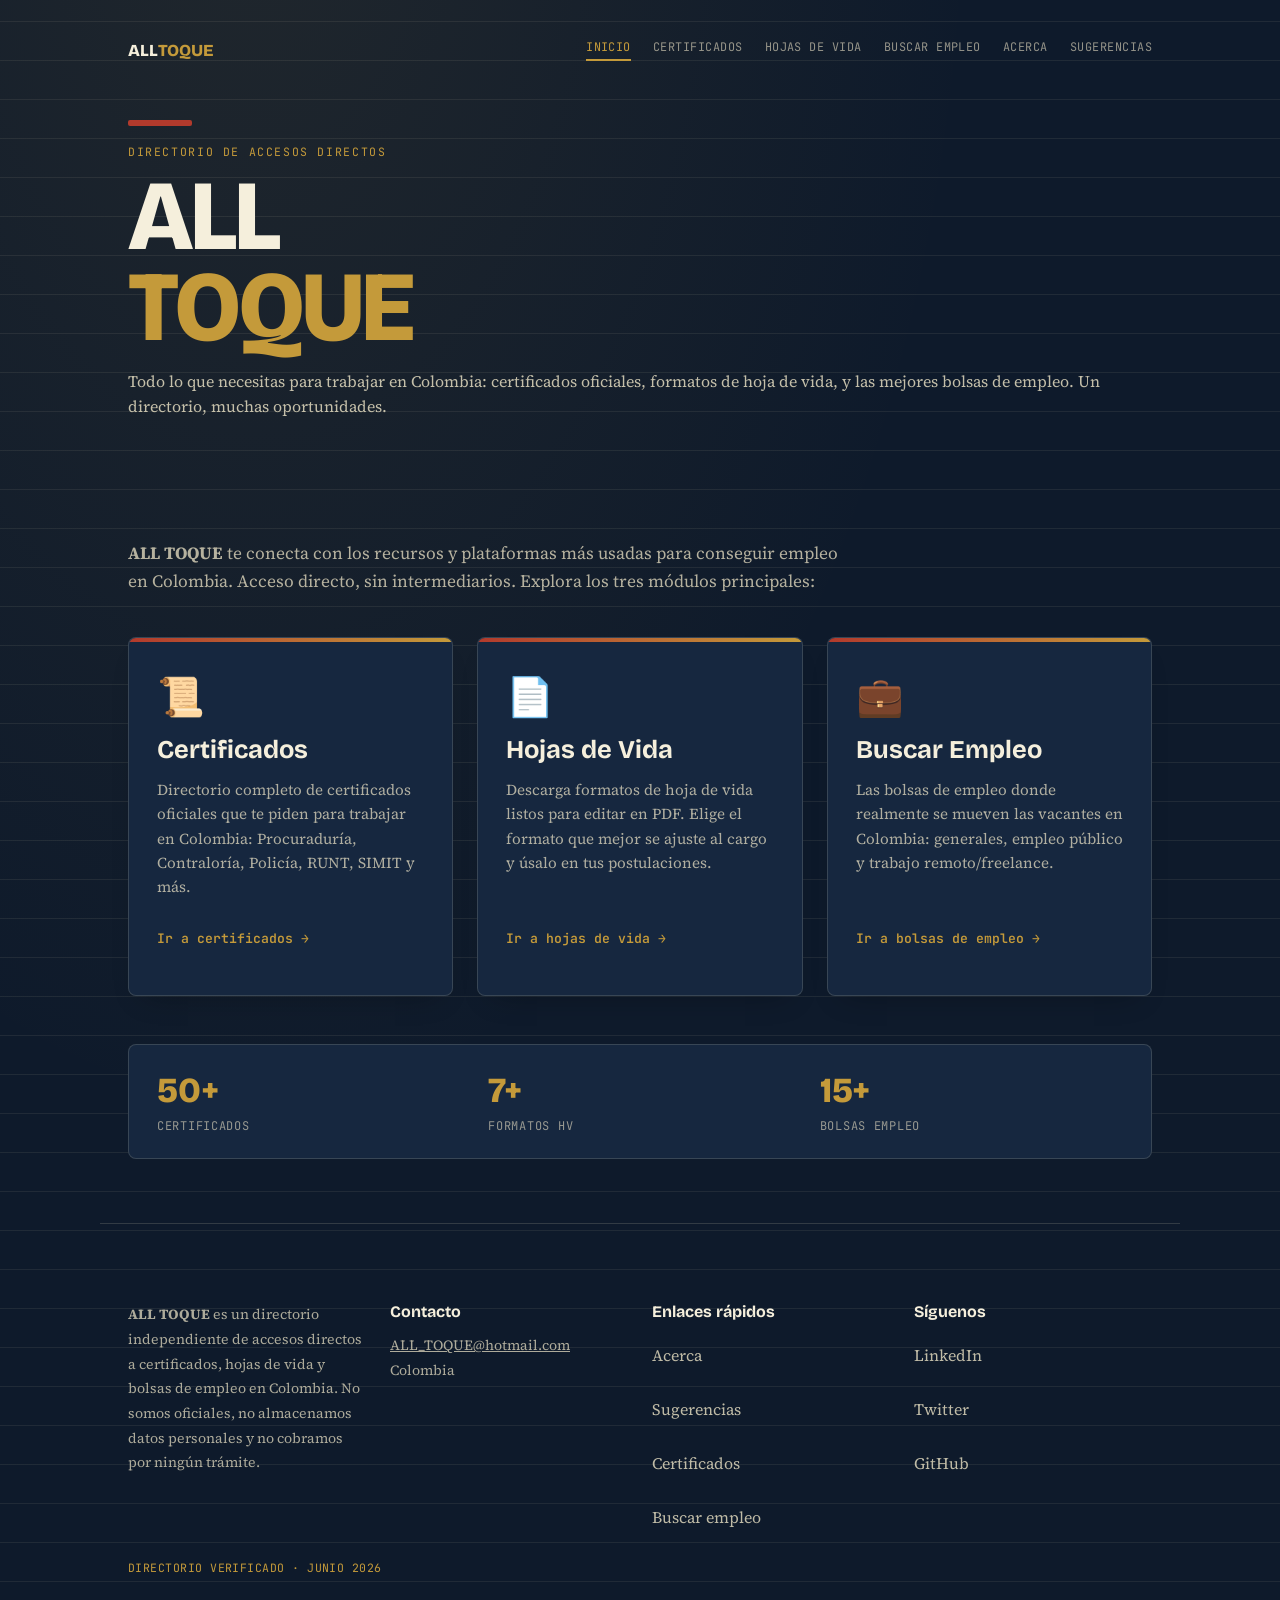
<file: index.html>
<!DOCTYPE html>
<html lang="es">
<head>
<!-- Google Tag Manager -->
<script>(function(w,d,s,l,i){w[l]=w[l]||[];w[l].push({'gtm.start':
new Date().getTime(),event:'gtm.js'});var f=d.getElementsByTagName(s)[0],
j=d.createElement(s),dl=l!='dataLayer'?'&l='+l:'';j.async=true;j.src=
'https://www.googletagmanager.com/gtm.js?id='+i+dl;f.parentNode.insertBefore(j,f);
})(window,document,'script','dataLayer','GTM-MC32MMVL');</script>
<!-- End Google Tag Manager -->
<meta charset="UTF-8">
<meta name="viewport" content="width=device-width, initial-scale=1.0">
<title>ALL TOQUE — HOME</title>
<meta name="description" content="ALL TOQUE: directorio de accesos directos a certificados, hojas de vida, y bolsas de empleo en Colombia. Todo lo que necesitas para trabajar en un solo lugar.">
<link rel="preconnect" href="https://fonts.googleapis.com">
<link rel="preconnect" href="https://fonts.gstatic.com" crossorigin>
<link href="https://fonts.googleapis.com/css2?family=Bricolage+Grotesque:opsz,wght@12..96,400..800&family=JetBrains+Mono:wght@400;500;600&family=Source+Serif+4:opsz,wght@8..60,400;600&display=swap" rel="stylesheet">
<link rel="stylesheet" href="styles/global.css">
<link rel="stylesheet" href="styles/index.css">
</head>
<body>
<div class="desk">

<nav class="topnav">
  <a class="brand-mini" href="./index.html">ALL <em>TOQUE</em></a>
  <div class="nav-actions">
    <button class="nav-toggle" aria-expanded="false" aria-controls="nav-links">☰</button>
  </div>
  <div class="nav-links" id="nav-links">
    <a href="./index.html" class="active">Inicio</a>
    <a href="./certificados.html">Certificados</a>
    <a href="./hojas_de_vida.html">Hojas de vida</a>
    <a href="./Buscar_Empleo.html">Buscar empleo</a>
    <a href="./acerca.html">Acerca</a>
    <a href="./sugerencias.html">Sugerencias</a>
  </div>
</nav>

<header>
  <div class="id-stripe"></div>
  <p class="eyebrow">DIRECTORIO DE ACCESOS DIRECTOS</p>
  <h1 class="title">ALL<br><em>TOQUE</em></h1>
  <p class="tagline">Todo lo que necesitas para trabajar en Colombia: certificados oficiales, formatos de hoja de vida, y las mejores bolsas de empleo. Un directorio, muchas oportunidades.</p>
</header>

<main>
  <p class="dashboard-intro">
    <strong>ALL TOQUE</strong> te conecta con los recursos y plataformas más usadas para conseguir empleo en Colombia. 
    Acceso directo, sin intermediarios. Explora los tres módulos principales:
  </p>

  <div class="modules-grid">
    <div class="module-card">
      <div class="module-icon">📜</div>
      <h2>Certificados</h2>
      <p>Directorio completo de certificados oficiales que te piden para trabajar en Colombia: Procuraduría, Contraloría, Policía, RUNT, SIMIT y más.</p>
      <a href="./certificados.html" class="module-link">Ir a certificados →</a>
    </div>

    <div class="module-card">
      <div class="module-icon">📄</div>
      <h2>Hojas de Vida</h2>
      <p>Descarga formatos de hoja de vida listos para editar en PDF. Elige el formato que mejor se ajuste al cargo y úsalo en tus postulaciones.</p>
      <a href="./hojas_de_vida.html" class="module-link">Ir a hojas de vida →</a>
    </div>

    <div class="module-card">
      <div class="module-icon">💼</div>
      <h2>Buscar Empleo</h2>
      <p>Las bolsas de empleo donde realmente se mueven las vacantes en Colombia: generales, empleo público y trabajo remoto/freelance.</p>
      <a href="./Buscar_Empleo.html" class="module-link">Ir a bolsas de empleo →</a>
    </div>
  </div>

  <div class="stats-bar">
    <div class="stat">
      <div class="stat-number">50+</div>
      <div class="stat-label">Certificados</div>
    </div>
    <div class="stat">
      <div class="stat-number">7+</div>
      <div class="stat-label">Formatos HV</div>
    </div>
    <div class="stat">
      <div class="stat-number">15+</div>
      <div class="stat-label">Bolsas empleo</div>
    </div>
  </div>
</main>

<footer>
  <div class="footer-grid">
    <div class="footer-col">
      <p><strong>ALL TOQUE</strong> es un directorio independiente de accesos directos a certificados, hojas de vida y bolsas de empleo en Colombia. No somos oficiales, no almacenamos datos personales y no cobramos por ningún trámite.</p>
    </div>
    <div class="footer-col">
      <h3>Contacto</h3>
      <p><a href="mailto:ALL_TOQUE@hotmail.com">ALL_TOQUE@hotmail.com</a></p>
      <p>Colombia</p>
    </div>
    <div class="footer-col">
      <h3>Enlaces rápidos</h3>
      <ul class="footer-links">
        <li><a href="./acerca.html">Acerca</a></li>
        <li><a href="./sugerencias.html">Sugerencias</a></li>
        <li><a href="./certificados.html">Certificados</a></li>
        <li><a href="./Buscar_Empleo.html">Buscar empleo</a></li>
      </ul>
    </div>
    <div class="footer-col">
      <h3>Síguenos</h3>
      <ul class="social-links">
        <li><a href="https://www.linkedin.com" target="_blank" rel="noopener noreferrer">LinkedIn</a></li>
        <li><a href="https://twitter.com" target="_blank" rel="noopener noreferrer">Twitter</a></li>
        <li><a href="https://github.com" target="_blank" rel="noopener noreferrer">GitHub</a></li>
      </ul>
    </div>
  </div>
  <p class="stamp-foot">DIRECTORIO VERIFICADO · JUNIO 2026</p>
</footer>
<button class="back-to-top" aria-label="Volver arriba">↑</button>

<script src="scripts/nav.js"></script>
</div>
</body>
</html>
</file>
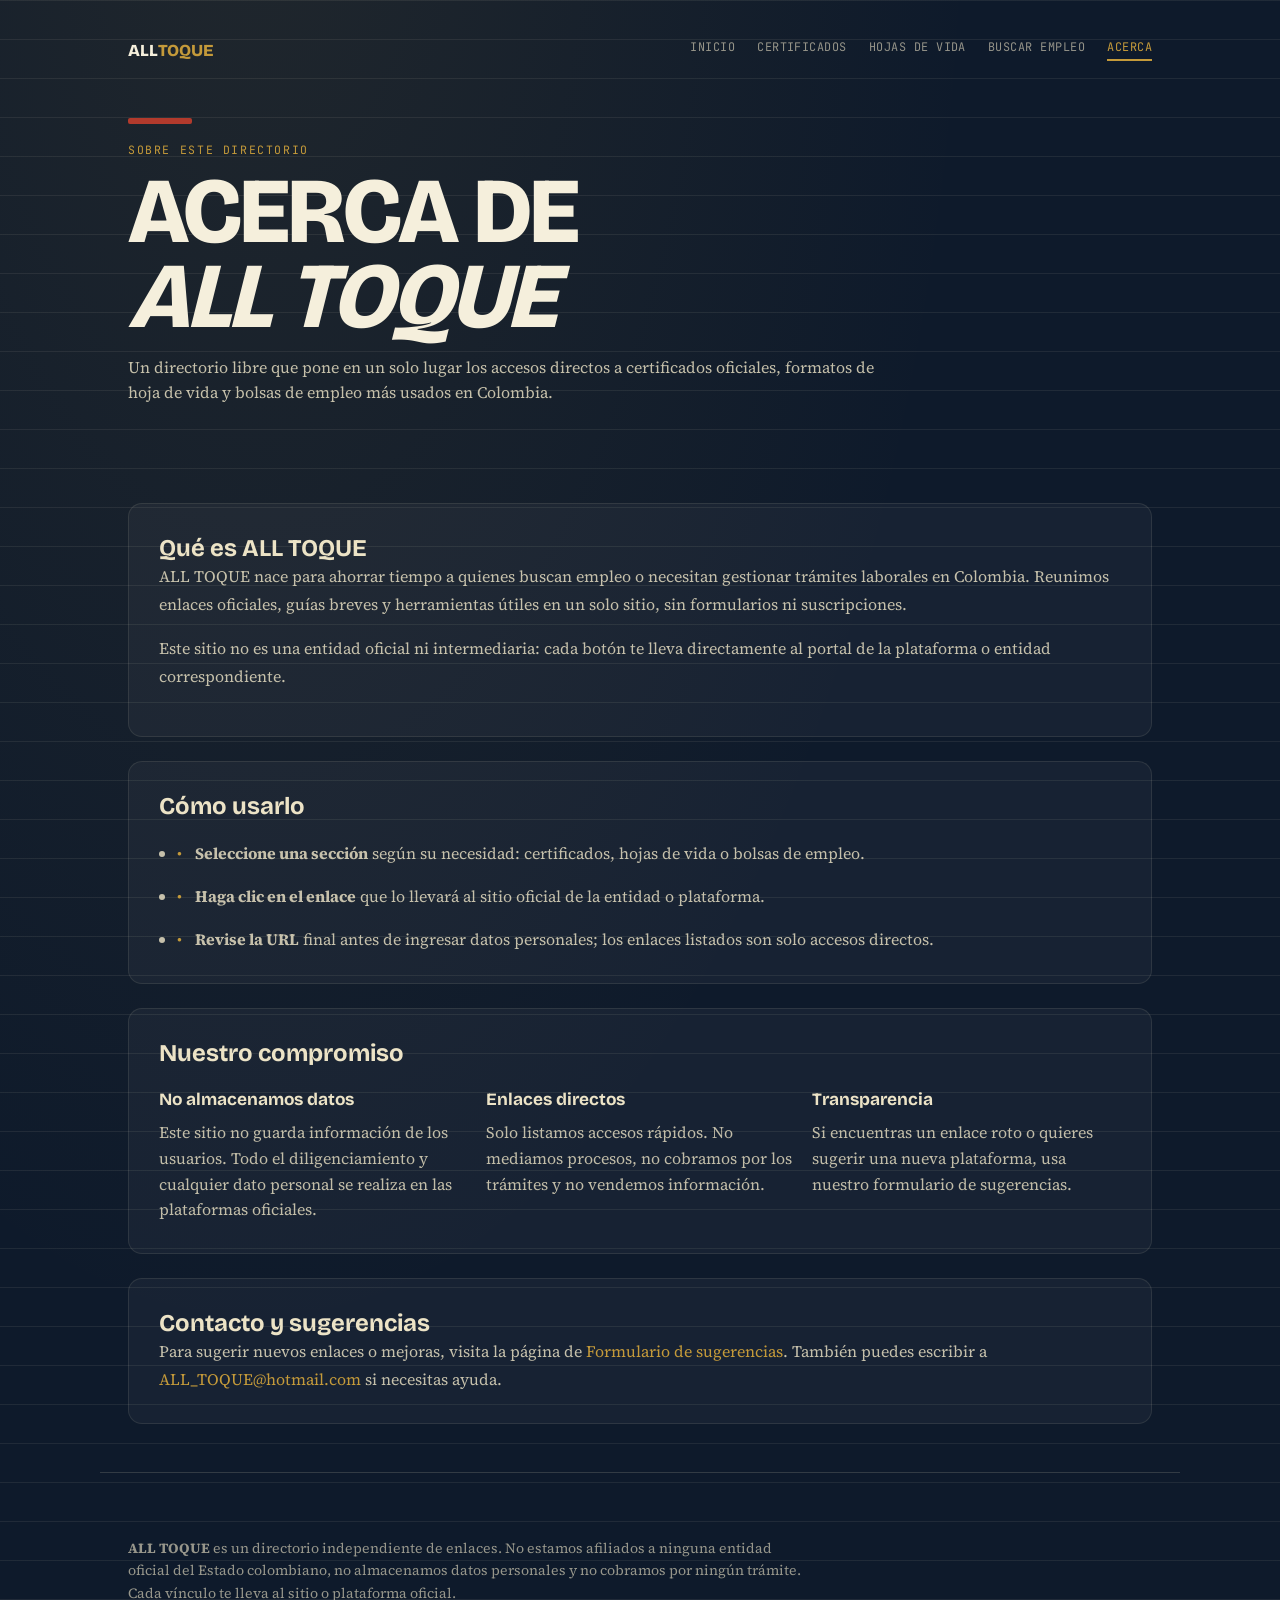
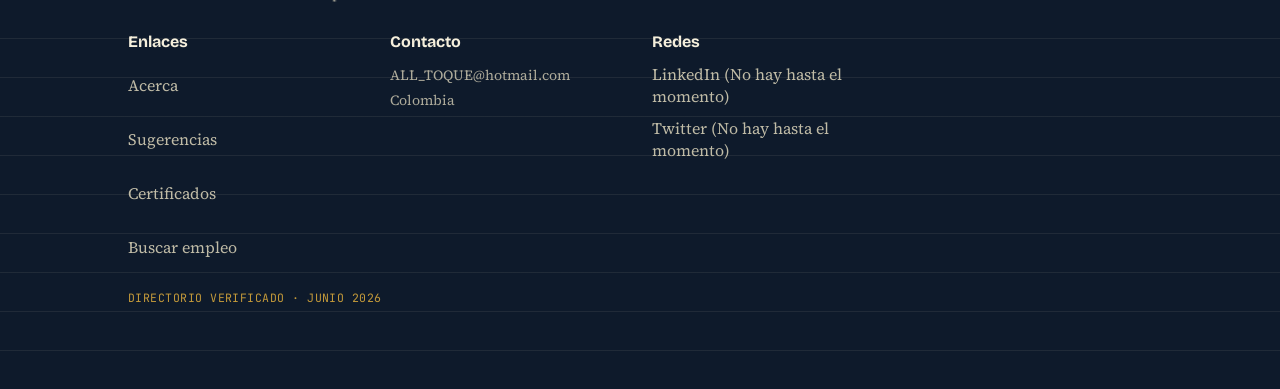
<file: acerca.html>
<!DOCTYPE html>
<html lang="es">
<head>
<!-- Google Tag Manager -->
<script>(function(w,d,s,l,i){w[l]=w[l]||[];w[l].push({'gtm.start':
new Date().getTime(),event:'gtm.js'});var f=d.getElementsByTagName(s)[0],
j=d.createElement(s),dl=l!='dataLayer'?'&l='+l:'';j.async=true;j.src=
'https://www.googletagmanager.com/gtm.js?id='+i+dl;f.parentNode.insertBefore(j,f);
})(window,document,'script','dataLayer','GTM-MC32MMVL');</script>
<!-- End Google Tag Manager -->
<meta charset="UTF-8">
<meta name="viewport" content="width=device-width, initial-scale=1.0">
<title>Acerca de — ALL TOQUE</title>
<meta name="description" content="Conoce el propósito de ALL TOQUE: un directorio de enlaces directos a certificados, hojas de vida y bolsas de empleo en Colombia. No somos oficiales, solo enlazamos.">
<link rel="preconnect" href="https://fonts.googleapis.com">
<link rel="preconnect" href="https://fonts.gstatic.com" crossorigin>
<link href="https://fonts.googleapis.com/css2?family=Bricolage+Grotesque:opsz,wght@12..96,400..800&family=JetBrains+Mono:wght@400;500;600&family=Source+Serif+4:opsz,wght@8..60,400;600&display=swap" rel="stylesheet">
<link rel="stylesheet" href="styles/global.css">
<link rel="stylesheet" href="styles/acerca.css">
</head>
<body>
<div class="desk">

<nav class="topnav">
  <a class="brand-mini" href="./index.html">ALL <em>TOQUE</em></a>
  <div class="nav-actions">
    <button class="nav-toggle" aria-expanded="false" aria-controls="nav-links">☰</button>
  </div>
  <div class="nav-links" id="nav-links">
    <a href="./index.html">Inicio</a>
    <a href="./certificados.html">Certificados</a>
    <a href="./hojas_de_vida.html">Hojas de vida</a>
    <a href="./Buscar_Empleo.html">Buscar empleo</a>
    <a href="./acerca.html" class="active">Acerca</a>
  </div>
</nav>

<header>
  <div class="id-stripe"></div>
  <p class="eyebrow">SOBRE ESTE DIRECTORIO</p>
  <h1 class="title">ACERCA DE<br><em>ALL TOQUE</em></h1>
  <p class="tagline">Un directorio libre que pone en un solo lugar los accesos directos a certificados oficiales, formatos de hoja de vida y bolsas de empleo más usados en Colombia.</p>
</header>

<main>
  <section class="content-block">
    <h2 class="section-title">Qué es ALL TOQUE</h2>
    <p>ALL TOQUE nace para ahorrar tiempo a quienes buscan empleo o necesitan gestionar trámites laborales en Colombia. Reunimos enlaces oficiales, guías breves y herramientas útiles en un solo sitio, sin formularios ni suscripciones.</p>
    <p>Este sitio no es una entidad oficial ni intermediaria: cada botón te lleva directamente al portal de la plataforma o entidad correspondiente.</p>
  </section>

  <section class="content-block">
    <h2 class="section-title">Cómo usarlo</h2>
    <ul class="feature-list">
      <li><strong>Seleccione una sección</strong> según su necesidad: certificados, hojas de vida o bolsas de empleo.</li>
      <li><strong>Haga clic en el enlace</strong> que lo llevará al sitio oficial de la entidad o plataforma.</li>
      <li><strong>Revise la URL</strong> final antes de ingresar datos personales; los enlaces listados son solo accesos directos.</li>
    </ul>
  </section>

  <section class="content-block">
    <h2 class="section-title">Nuestro compromiso</h2>
    <div class="info-grid">
      <div>
        <h3>No almacenamos datos</h3>
        <p>Este sitio no guarda información de los usuarios. Todo el diligenciamiento y cualquier dato personal se realiza en las plataformas oficiales.</p>
      </div>
      <div>
        <h3>Enlaces directos</h3>
        <p>Solo listamos accesos rápidos. No mediamos procesos, no cobramos por los trámites y no vendemos información.</p>
      </div>
      <div>
        <h3>Transparencia</h3>
        <p>Si encuentras un enlace roto o quieres sugerir una nueva plataforma, usa nuestro formulario de sugerencias.</p>
      </div>
    </div>
  </section>

  <section class="content-block contact-box">
    <h2 class="section-title">Contacto y sugerencias</h2>
    <p>Para sugerir nuevos enlaces o mejoras, visita la página de <a href="./sugerencias.html">Formulario de sugerencias</a>. También puedes escribir a <a href="mailto:ALL_TOQUE@hotmail.com">ALL_TOQUE@hotmail.com</a> si necesitas ayuda.</p>
  </section>
</main>

<footer>
  <p><strong>ALL TOQUE</strong> es un directorio independiente de enlaces. No estamos afiliados a ninguna entidad oficial del Estado colombiano, no almacenamos datos personales y no cobramos por ningún trámite. Cada vínculo te lleva al sitio o plataforma oficial.</p>
  <div class="footer-grid">
    <div class="footer-col">
      <h3>Enlaces</h3>
      <ul class="footer-links">
        <li><a href="./acerca.html">Acerca</a></li>
        <li><a href="./sugerencias.html">Sugerencias</a></li>
        <li><a href="./certificados.html">Certificados</a></li>
        <li><a href="./Buscar_Empleo.html">Buscar empleo</a></li>
      </ul>
    </div>
    <div class="footer-col">
      <h3>Contacto</h3>
      <p>ALL_TOQUE@hotmail.com</p>
      <p>Colombia</p>
    </div>
    <div class="footer-col">
      <h3>Redes</h3>
      <ul class="social-links">
        <li><a href="https://www.linkedin.com" target="_blank" rel="noopener noreferrer">LinkedIn (No hay hasta el momento)</a></li>
        <li><a href="https://twitter.com" target="_blank" rel="noopener noreferrer">Twitter (No hay hasta el momento)</a></li>
      </ul>
    </div>
  </div>
  <p class="stamp-foot">DIRECTORIO VERIFICADO · JUNIO 2026</p>
</footer>

<button class="back-to-top" aria-label="Volver arriba">↑</button>

<script src="scripts/nav.js"></script>
</div>
</body>
</html>
</file>
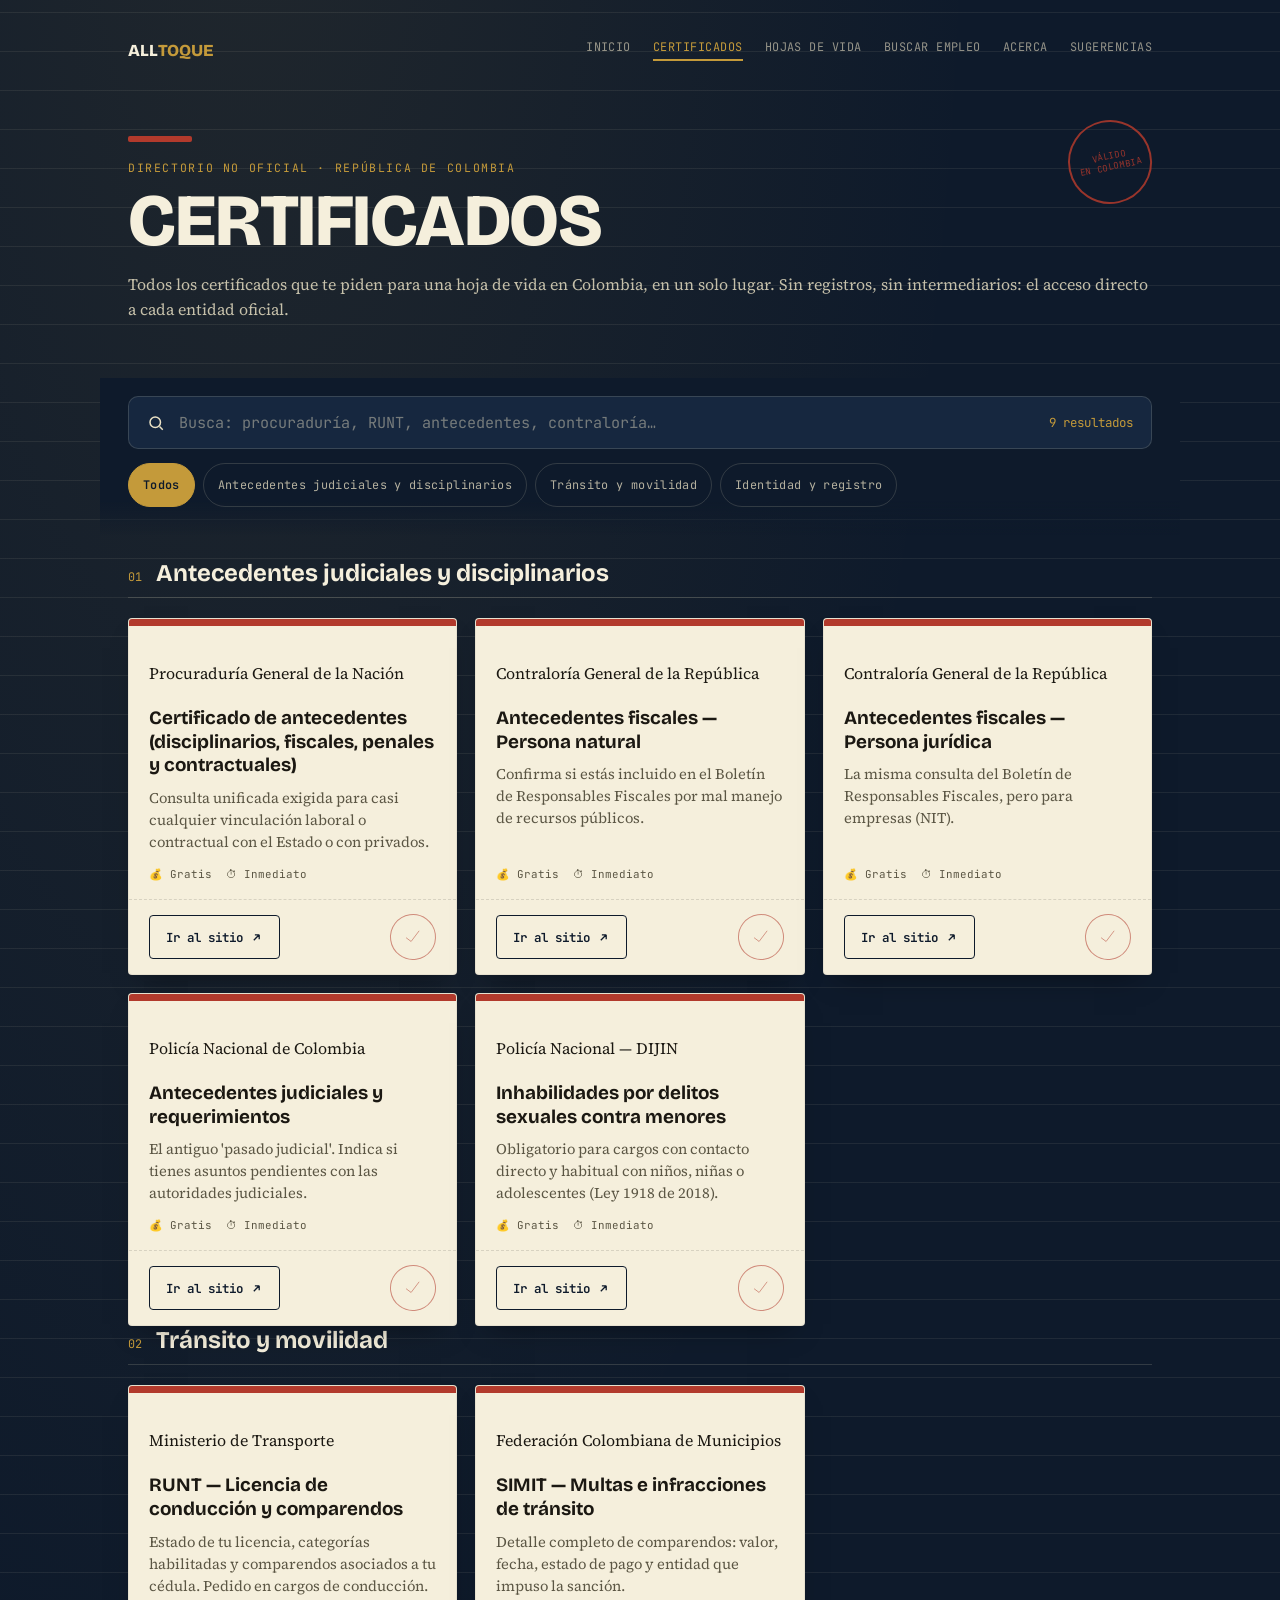
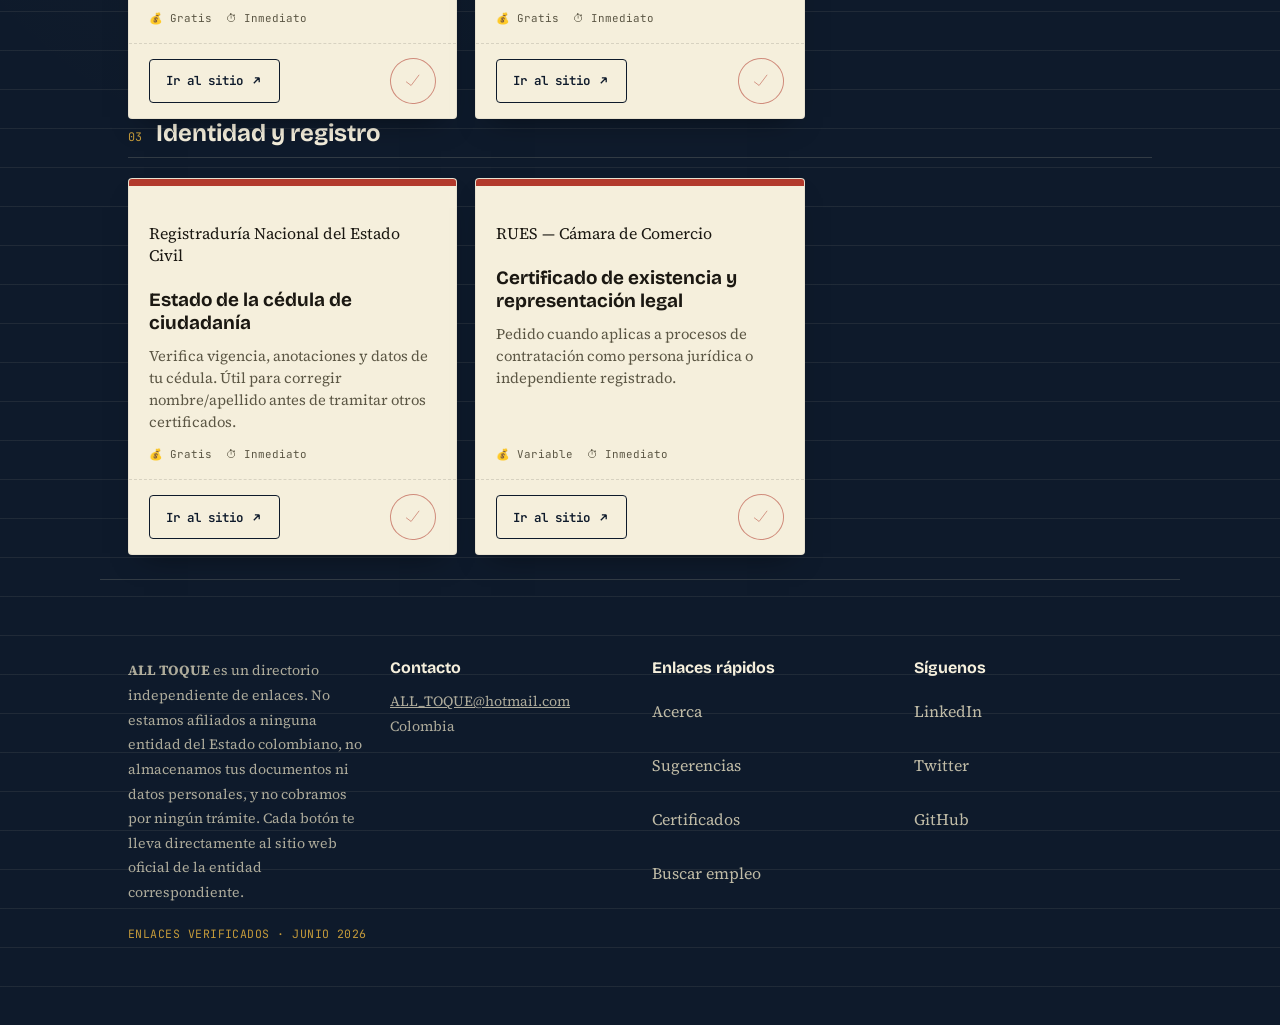
<file: certificados.html>
<!DOCTYPE html>
<html lang="es">
<head>
<!-- Google Tag Manager -->
<script>(function(w,d,s,l,i){w[l]=w[l]||[];w[l].push({'gtm.start':
new Date().getTime(),event:'gtm.js'});var f=d.getElementsByTagName(s)[0],
j=d.createElement(s),dl=l!='dataLayer'?'&l='+l:'';j.async=true;j.src=
'https://www.googletagmanager.com/gtm.js?id='+i+dl;f.parentNode.insertBefore(j,f);
})(window,document,'script','dataLayer','GTM-MC32MMVL');</script>
<!-- End Google Tag Manager -->
<meta charset="UTF-8">
<meta name="viewport" content="width=device-width, initial-scale=1.0">
<title>Certificados — ALL TOQUE</title>
<meta name="description" content="Directorio de accesos directos a los certificados oficiales que te piden para trabajar en Colombia: Procuraduría, Contraloría, Policía, RUNT, SIMIT y más.">
<link rel="preconnect" href="https://fonts.googleapis.com">
<link rel="preconnect" href="https://fonts.gstatic.com" crossorigin>
<link href="https://fonts.googleapis.com/css2?family=Bricolage+Grotesque:opsz,wght@12..96,400..800&family=JetBrains+Mono:wght@400;500;600&family=Source+Serif+4:opsz,wght@8..60,400;600&display=swap" rel="stylesheet">
<link rel="stylesheet" href="styles/global.css">
<link rel="stylesheet" href="styles/certificados.css">
</head>
<body>

<div class="desk">

<nav class="topnav">
  <a class="brand-mini" href="./index.html">ALL <em>TOQUE</em></a>
  <div class="nav-actions">
    <button class="nav-toggle" aria-expanded="false" aria-controls="nav-links">☰</button>
  </div>
  <div class="nav-links" id="nav-links">
    <a href="./index.html">Inicio</a>
    <a href="./certificados.html" class="active">Certificados</a>
    <a href="./hojas_de_vida.html">Hojas de vida</a>
    <a href="./Buscar_Empleo.html">Buscar empleo</a>
    <a href="./acerca.html">Acerca</a>
    <a href="./sugerencias.html">Sugerencias</a>
  </div>
</nav>

<header>
  <div class="stamp-corner"><span>VÁLIDO<br>EN&nbsp;COLOMBIA</span></div>
  <div class="id-stripe"></div>
  <p class="eyebrow">DIRECTORIO NO OFICIAL · REPÚBLICA DE COLOMBIA</p>
  <h1 class="title">CERTIFICADOS</h1>
  <p class="tagline">Todos los certificados que te piden para una hoja de vida en Colombia, en un solo lugar. Sin registros, sin intermediarios: el acceso directo a cada entidad oficial.</p>
</header>

<div class="controls">
  <div class="search-row">
    <svg width="18" height="18" viewBox="0 0 24 24" fill="none" stroke="currentColor" stroke-width="2"><circle cx="11" cy="11" r="7"/><path d="M21 21l-4.3-4.3"/></svg>
    <input id="search" type="text" placeholder="Busca: procuraduría, RUNT, antecedentes, contraloría…" autocomplete="off">
    <span id="count"></span>
  </div>
  <div class="chips" id="chips"></div>
</div>

<main>
  <div id="categories"></div>
</main>

<footer>
  <div class="footer-grid">
    <div class="footer-col">
      <p><strong>ALL TOQUE</strong> es un directorio independiente de enlaces. No estamos afiliados a ninguna entidad del Estado colombiano, no almacenamos tus documentos ni datos personales, y no cobramos por ningún trámite. Cada botón te lleva directamente al sitio web oficial de la entidad correspondiente.</p>
    </div>
    <div class="footer-col">
      <h3>Contacto</h3>
      <p><a href="mailto:ALL_TOQUE@hotmail.com">ALL_TOQUE@hotmail.com</a></p>
      <p>Colombia</p>
    </div>
    <div class="footer-col">
      <h3>Enlaces rápidos</h3>
      <ul class="footer-links">
        <li><a href="./acerca.html">Acerca</a></li>
        <li><a href="./sugerencias.html">Sugerencias</a></li>
        <li><a href="./certificados.html">Certificados</a></li>
        <li><a href="./Buscar_Empleo.html">Buscar empleo</a></li>
      </ul>
    </div>
    <div class="footer-col">
      <h3>Síguenos</h3>
      <ul class="social-links">
        <li><a href="https://www.linkedin.com" target="_blank" rel="noopener noreferrer">LinkedIn</a></li>
        <li><a href="https://twitter.com" target="_blank" rel="noopener noreferrer">Twitter</a></li>
        <li><a href="https://github.com" target="_blank" rel="noopener noreferrer">GitHub</a></li>
      </ul>
    </div>
  </div>
  <p class="stamp-foot">ENLACES VERIFICADOS · JUNIO 2026</p>
</footer>
<button class="back-to-top" aria-label="Volver arriba">↑</button>

</div>

<script>
const DATA = [
  {
    cat: "Antecedentes judiciales y disciplinarios",
    code: "01",
    items: [
      {
        entity: "Procuraduría General de la Nación",
        name: "Certificado de antecedentes (disciplinarios, fiscales, penales y contractuales)",
        desc: "Consulta unificada exigida para casi cualquier vinculación laboral o contractual con el Estado o con privados.",
        cost: "Gratis", time: "Inmediato",
        url: "https://apps.procuraduria.gov.co/webcert/Certificado.aspx"
      },
      {
        entity: "Contraloría General de la República",
        name: "Antecedentes fiscales — Persona natural",
        desc: "Confirma si estás incluido en el Boletín de Responsables Fiscales por mal manejo de recursos públicos.",
        cost: "Gratis", time: "Inmediato",
        url: "https://www.contraloria.gov.co/persona-natural"
      },
      {
        entity: "Contraloría General de la República",
        name: "Antecedentes fiscales — Persona jurídica",
        desc: "La misma consulta del Boletín de Responsables Fiscales, pero para empresas (NIT).",
        cost: "Gratis", time: "Inmediato",
        url: "https://www.contraloria.gov.co/persona-juridica"
      },
      {
        entity: "Policía Nacional de Colombia",
        name: "Antecedentes judiciales y requerimientos",
        desc: "El antiguo 'pasado judicial'. Indica si tienes asuntos pendientes con las autoridades judiciales.",
        cost: "Gratis", time: "Inmediato",
        url: "https://antecedentes.policia.gov.co:7005/WebJudicial/"
      },
      {
        entity: "Policía Nacional — DIJIN",
        name: "Inhabilidades por delitos sexuales contra menores",
        desc: "Obligatorio para cargos con contacto directo y habitual con niños, niñas o adolescentes (Ley 1918 de 2018).",
        cost: "Gratis", time: "Inmediato",
        url: "https://inhabilidades.policia.gov.co:8080/"
      }
    ]
  },
  {
    cat: "Tránsito y movilidad",
    code: "02",
    items: [
      {
        entity: "Ministerio de Transporte",
        name: "RUNT — Licencia de conducción y comparendos",
        desc: "Estado de tu licencia, categorías habilitadas y comparendos asociados a tu cédula. Pedido en cargos de conducción.",
        cost: "Gratis", time: "Inmediato",
        url: "https://www.runt.gov.co"
      },
      {
        entity: "Federación Colombiana de Municipios",
        name: "SIMIT — Multas e infracciones de tránsito",
        desc: "Detalle completo de comparendos: valor, fecha, estado de pago y entidad que impuso la sanción.",
        cost: "Gratis", time: "Inmediato",
        url: "https://www.fcm.org.co/simit/home-public"
      }
    ]
  },
  {
    cat: "Identidad y registro",
    code: "03",
    items: [
      {
        entity: "Registraduría Nacional del Estado Civil",
        name: "Estado de la cédula de ciudadanía",
        desc: "Verifica vigencia, anotaciones y datos de tu cédula. Útil para corregir nombre/apellido antes de tramitar otros certificados.",
        cost: "Gratis", time: "Inmediato",
        url: "https://www.registraduria.gov.co"
      },
      {
        entity: "RUES — Cámara de Comercio",
        name: "Certificado de existencia y representación legal",
        desc: "Pedido cuando aplicas a procesos de contratación como persona jurídica o independiente registrado.",
        cost: "Variable", time: "Inmediato",
        url: "https://www.rues.org.co"
      }
    ]
  }
];

const root = document.getElementById('categories');
const chipsEl = document.getElementById('chips');
const countEl = document.getElementById('count');
const searchEl = document.getElementById('search');

function checkIcon(){
  return '<svg viewBox="0 0 24 24" fill="none" stroke-linecap="round" stroke-linejoin="round"><polyline points="20 6 9 17 4 12"/></svg>';
}
function arrowIcon(){
  return '<svg width="13" height="13" viewBox="0 0 24 24" fill="none" stroke="currentColor" stroke-width="2.4"><path d="M7 17L17 7M17 7H9M17 7V15"/></svg>';
}

function render(filterText, activeCat){
  root.innerHTML = '';
  let total = 0;
  const f = filterText.trim().toLowerCase();

  DATA.forEach(group => {
    if(activeCat !== 'Todos' && activeCat !== group.cat) return;

    const matches = group.items.filter(it =>
      !f || (it.entity + ' ' + it.name + ' ' + it.desc).toLowerCase().includes(f)
    );
    if(matches.length === 0) return;
    total += matches.length;

    const section = document.createElement('div');
    section.className = 'category';
    section.innerHTML = `
      <div class="category-head">
        <span class="cat-code">${group.code}</span>
        <h2>${group.cat}</h2>
      </div>
      <div class="grid">
        ${matches.map(it => `
          <article class="card">
            <div class="card-body">
              <p class="card-entity">${it.entity}</p>
              <h3>${it.name}</h3>
              <p class="desc">${it.desc}</p>
              <div class="meta-row">
                <span>💰 ${it.cost}</span>
                <span>⏱ ${it.time}</span>
              </div>
            </div>
            <div class="card-footer">
              <a class="go-btn" href="${it.url}" target="_blank" rel="noopener noreferrer">Ir al sitio ${arrowIcon()}</a>
              <div class="seal">${checkIcon()}</div>
            </div>
          </article>
        `).join('')}
      </div>
    `;
    root.appendChild(section);
  });

  if(total === 0){
    root.innerHTML = `<div class="empty-state">Sin resultados para "<strong>${filterText}</strong>". Intenta con el nombre de la entidad.</div>`;
  }
  countEl.textContent = total + (total === 1 ? ' resultado' : ' resultados');
}

function buildChips(){
  const cats = ['Todos', ...DATA.map(g => g.cat)];
  chipsEl.innerHTML = cats.map((c,i) =>
    `<button class="chip ${i===0?'active':''}" data-cat="${c}">${c}</button>`
  ).join('');
  chipsEl.querySelectorAll('.chip').forEach(btn => {
    btn.addEventListener('click', () => {
      chipsEl.querySelectorAll('.chip').forEach(b => b.classList.remove('active'));
      btn.classList.add('active');
      render(searchEl.value, btn.dataset.cat);
    });
  });
}

searchEl.addEventListener('input', () => {
  const activeChip = chipsEl.querySelector('.chip.active');
  render(searchEl.value, activeChip ? activeChip.dataset.cat : 'Todos');
});

buildChips();
render('', 'Todos');
</script>
<script src="scripts/nav.js"></script>

</body>
</html>
</file>
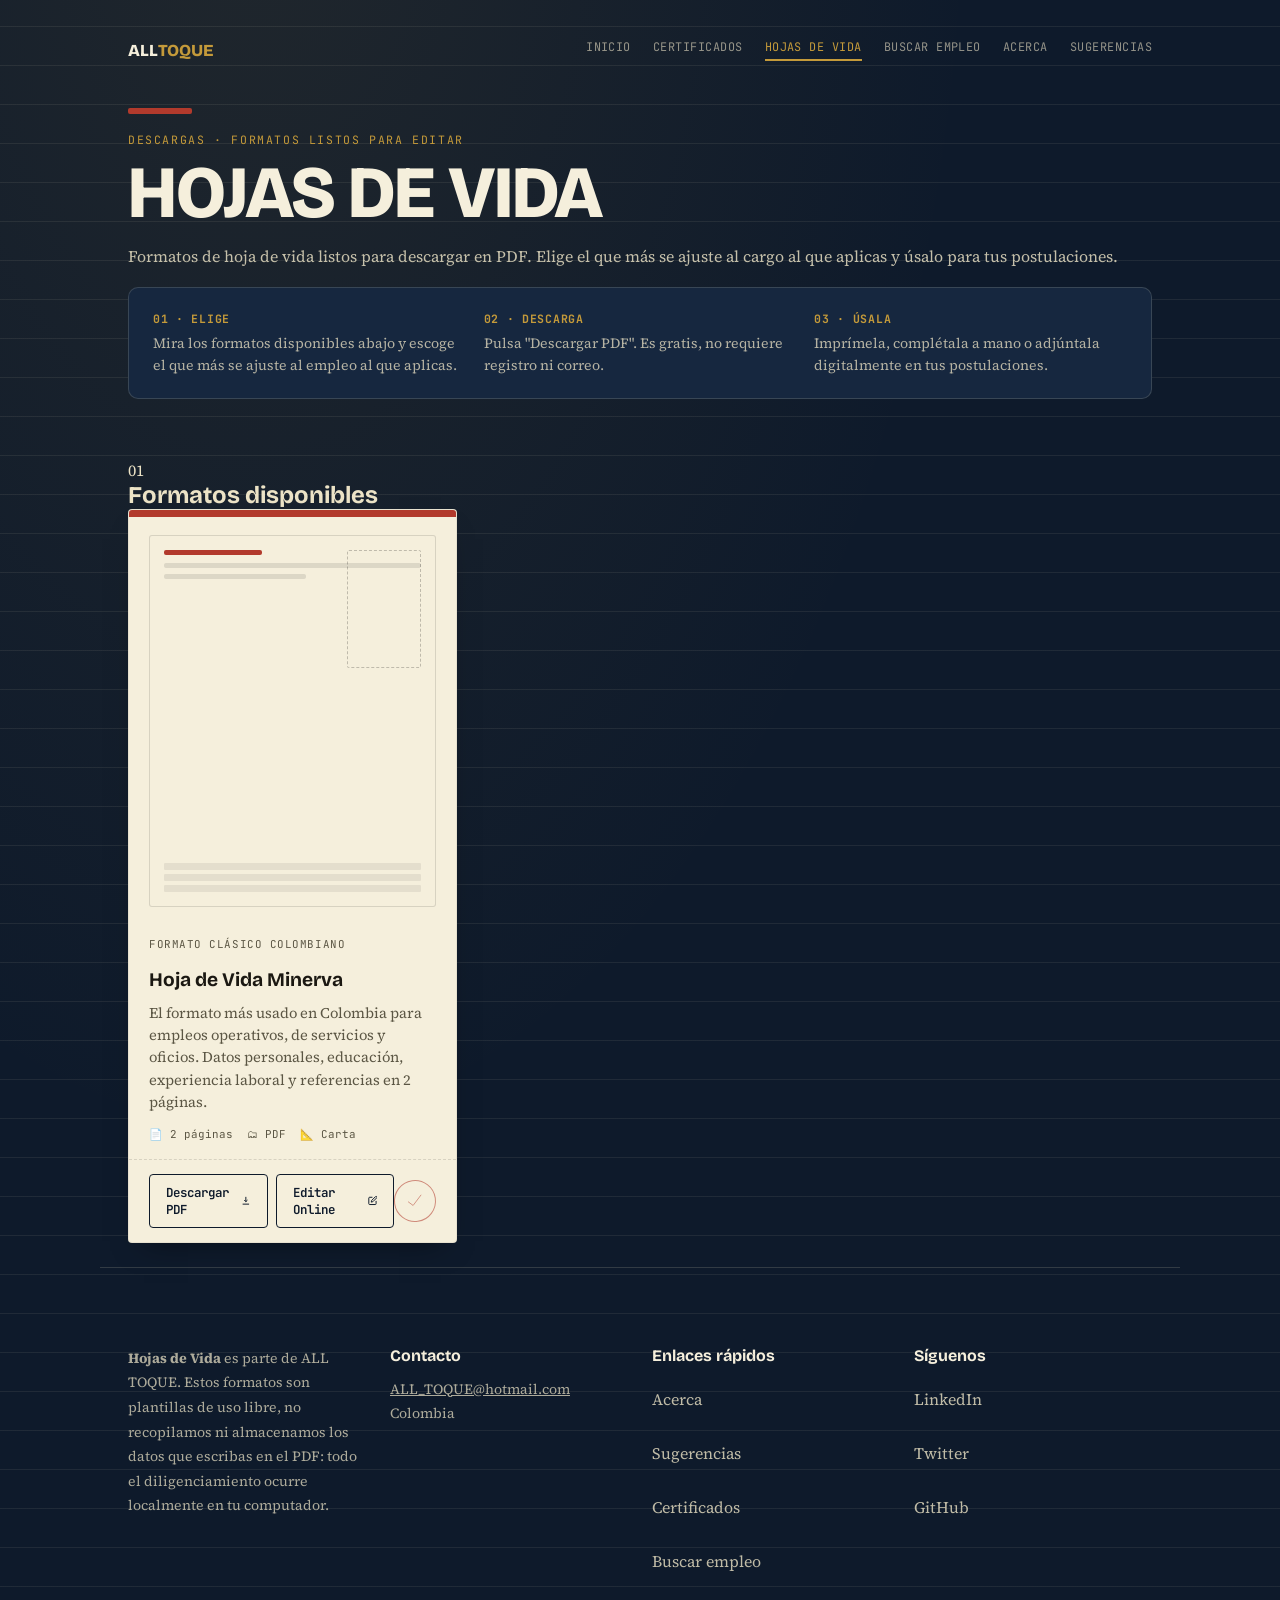
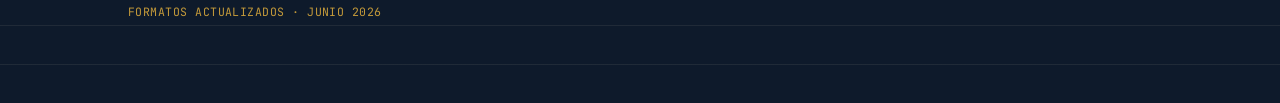
<file: hojas_de_vida.html>
<!DOCTYPE html>
<html lang="es">
<head>
<!-- Google Tag Manager -->
<script>(function(w,d,s,l,i){w[l]=w[l]||[];w[l].push({'gtm.start':
new Date().getTime(),event:'gtm.js'});var f=d.getElementsByTagName(s)[0],
j=d.createElement(s),dl=l!='dataLayer'?'&l='+l:'';j.async=true;j.src=
'https://www.googletagmanager.com/gtm.js?id='+i+dl;f.parentNode.insertBefore(j,f);
})(window,document,'script','dataLayer','GTM-MC32MMVL');</script>
<!-- End Google Tag Manager -->
<meta charset="UTF-8">
<meta name="viewport" content="width=device-width, initial-scale=1.0">
<title>Hojas de Vida — ALL TOQUE</title>
<meta name="description" content="Descarga formatos de hoja de vida en PDF editable, listos para diligenciar en tu computador. Formato Minerva y más.">
<link rel="preconnect" href="https://fonts.googleapis.com">
<link rel="preconnect" href="https://fonts.gstatic.com" crossorigin>
<link href="https://fonts.googleapis.com/css2?family=Bricolage+Grotesque:opsz,wght@12..96,400..800&family=JetBrains+Mono:wght@400;500;600&family=Source+Serif+4:opsz,wght@8..60,400;600&display=swap" rel="stylesheet">
<link rel="stylesheet" href="styles/global.css">
<link rel="stylesheet" href="styles/hojas_de_vida.css">
 
</head>
<body>
<div class="desk">

<nav class="topnav">
  <a class="brand-mini" href="./index.html">ALL <em>TOQUE</em></a>
  <div class="nav-actions">
    <button class="nav-toggle" aria-expanded="false" aria-controls="nav-links">☰</button>
  </div>
  <div class="nav-links" id="nav-links">
    <a href="./index.html">Inicio</a>
    <a href="./certificados.html">Certificados</a>
    <a href="./hojas_de_vida.html" class="active">Hojas de vida</a>
    <a href="./Buscar_Empleo.html">Buscar empleo</a>
    <a href="./acerca.html">Acerca</a>
    <a href="./sugerencias.html">Sugerencias</a>
  </div>
</nav>

<header>
  <div class="id-stripe"></div>
  <p class="eyebrow">DESCARGAS · FORMATOS LISTOS PARA EDITAR</p>
  <h1 class="title">HOJAS DE VIDA</h1>
  <p class="tagline">Formatos de hoja de vida listos para descargar en PDF. Elige el que más se ajuste al cargo al que aplicas y úsalo para tus postulaciones.</p>

  <div class="howto">
    <div class="step"><b>01 · Elige</b>Mira los formatos disponibles abajo y escoge el que más se ajuste al empleo al que aplicas.</div>
    <div class="step"><b>02 · Descarga</b>Pulsa "Descargar PDF". Es gratis, no requiere registro ni correo.</div>
    <div class="step"><b>03 · Úsala</b>Imprímela, complétala a mano o adjúntala digitalmente en tus postulaciones.</div>
  </div>
</header>

<main>
  <div class="category">
    <div class="category-head">
      <span class="cat-code">01</span>
      <h2>Formatos disponibles</h2>
    </div>
    <div class="grid" id="grid"></div>
  </div>
</main>

<footer>
  <div class="footer-grid">
    <div class="footer-col">
      <p><strong>Hojas de Vida</strong> es parte de ALL TOQUE. Estos formatos son plantillas de uso libre, no recopilamos ni almacenamos los datos que escribas en el PDF: todo el diligenciamiento ocurre localmente en tu computador.</p>
    </div>
    <div class="footer-col">
      <h3>Contacto</h3>
      <p><a href="mailto:ALL_TOQUE@hotmail.com">ALL_TOQUE@hotmail.com</a></p>
      <p>Colombia</p>
    </div>
    <div class="footer-col">
      <h3>Enlaces rápidos</h3>
      <ul class="footer-links">
        <li><a href="./acerca.html">Acerca</a></li>
        <li><a href="./sugerencias.html">Sugerencias</a></li>
        <li><a href="./certificados.html">Certificados</a></li>
        <li><a href="./Buscar_Empleo.html">Buscar empleo</a></li>
      </ul>
    </div>
    <div class="footer-col">
      <h3>Síguenos</h3>
      <ul class="social-links">
        <li><a href="https://www.linkedin.com" target="_blank" rel="noopener noreferrer">LinkedIn</a></li>
        <li><a href="https://twitter.com" target="_blank" rel="noopener noreferrer">Twitter</a></li>
        <li><a href="https://github.com" target="_blank" rel="noopener noreferrer">GitHub</a></li>
      </ul>
    </div>
  </div>
  <p class="stamp-foot">FORMATOS ACTUALIZADOS · JUNIO 2026</p>
</footer>
<button class="back-to-top" aria-label="Volver arriba">↑</button>

</div>

<script>
// Agregar PDF: copia archivo y añade objeto con {name, kicker, desc, pages, format, size, url}
const TEMPLATES = [
  {
    name: "Hoja de Vida Minerva",
    kicker: "Formato clásico colombiano",
    desc: "El formato más usado en Colombia para empleos operativos, de servicios y oficios. Datos personales, educación, experiencia laboral y referencias en 2 páginas.",
    pages: "2 páginas", format: "PDF", size: "Carta",
    url: "Hoja_de_Vida_1003.pdf",
    urlEditable: "https://sancarga.com/doc/minerva.pdf"
  }
  // Agrega más aquí...
];

function checkIcon(){
  return '<svg viewBox="0 0 24 24" fill="none" stroke-linecap="round" stroke-linejoin="round"><polyline points="20 6 9 17 4 12"/></svg>';
}
function downloadIcon(){
  return '<svg width="13" height="13" viewBox="0 0 24 24" fill="none" stroke="currentColor" stroke-width="2.4"><path d="M12 3v12m0 0l-4-4m4 4l4-4M4 21h16"/></svg>';
}
function editIcon(){
  return '<svg width="13" height="13" viewBox="0 0 24 24" fill="none" stroke="currentColor" stroke-width="2.4"><path d="M11 4H4a2 2 0 0 0-2 2v14a2 2 0 0 0 2 2h14a2 2 0 0 0 2-2v-7"></path><path d="M18.5 2.5a2.121 2.121 0 0 1 3 3L12 15l-4 1 1-4 9.5-9.5z"></path></svg>';
}

const grid = document.getElementById('grid');
grid.innerHTML = TEMPLATES.map(t => `
  <article class="card">
    <div class="preview">
      <div class="pv-bar"></div>
      <div class="pv-line"></div>
      <div class="pv-line short"></div>
      <div class="pv-box"></div>
      <div class="pv-table">
        <div class="pv-row"></div>
        <div class="pv-row"></div>
        <div class="pv-row"></div>
      </div>
    </div>
    <div class="card-body">
      <p class="card-kicker">${t.kicker}</p>
      <h3>${t.name}</h3>
      <p class="desc">${t.desc}</p>
      <div class="meta-row">
        <span>📄 ${t.pages}</span>
        <span>🗂 ${t.format}</span>
        <span>📐 ${t.size}</span>
      </div>
    </div>
    <div class="card-footer">
      <div style="display:flex; gap:8px; flex:1;">
        <a class="go-btn" href="${t.url}" download style="flex:1;">Descargar PDF ${downloadIcon()}</a>
        ${t.urlEditable ? `<a class="go-btn" href="${t.urlEditable}" target="_blank" rel="noopener noreferrer" style="flex:1;">Editar Online ${editIcon()}</a>` : ''}
      </div>
      <div class="seal">${checkIcon()}</div>
    </div>
  </article>
`).join('');
</script>

<script src="scripts/nav.js"></script>

</body>
</html>
</file>
<file: styles/global.css>
:root{
  --navy:#0E1A2B;
  --navy-2:#16273F;
  --paper:#ECE3C6;
  --paper-2:#F5EFDC;
  --red:#B23A2C;
  --gold:#C49A3A;
  --ink:#1B1812;
  --ink-soft:#5B5644;
  --line: rgba(236,227,198,0.16);
  --touch-min:44px;
}
*{box-sizing:border-box;}
html{scroll-behavior:smooth;font-family:inherit}
body{
  margin:0;
  background:var(--navy);
  color:var(--paper);
  font-family:'Source Serif 4', serif;
  -webkit-font-smoothing:antialiased;
}
.eyebrow{font-family:'JetBrains Mono', monospace;letter-spacing:.14em;text-transform:uppercase;font-size:.72rem;color:var(--gold);}
h1,h2,h3{font-family:'Bricolage Grotesque', sans-serif;margin:0}
a{color:inherit}
.desk{background-image:repeating-linear-gradient(0deg, transparent, transparent 38px, var(--line) 39px),radial-gradient(ellipse at 20% -10%, rgba(196,154,58,0.10), transparent 50%);} 

/* ===== Nav (base) ===== */
nav.topnav{
  max-width:1080px; margin:0 auto; padding:28px 28px 0; display:flex; align-items:center; justify-content:space-between;
}
.brand-mini{font-family:'Bricolage Grotesque', sans-serif; font-weight:800; font-size:1.05rem; letter-spacing:-.01em; color:var(--paper-2); text-decoration:none; min-height:var(--touch-min); display:flex; align-items:center;}
.brand-mini em{font-style:normal; color:var(--gold);}
.nav-actions{display:flex; align-items:center; gap:12px}
.nav-toggle{display:none; background:transparent; border:1px solid rgba(236,227,198,0.12); color:var(--paper-2); padding:8px 10px; border-radius:6px; font-size:1.05rem; min-width:var(--touch-min); min-height:var(--touch-min); cursor:pointer; transition:background .2s, border-color .2s;}
.nav-toggle:active{background:rgba(236,227,198,0.08);}
.nav-links{display:flex; gap:22px; font-family:'JetBrains Mono', monospace; font-size:.74rem; letter-spacing:.04em; text-transform:uppercase;}
.nav-links a{text-decoration:none; color:rgba(236,227,198,0.6); padding-bottom:4px; border-bottom:2px solid transparent; transition:.15s ease}
.nav-links a:hover{color:var(--paper-2)}
.nav-links a.active{color:var(--gold); border-color:var(--gold)}

/* mobile nav behaviour */
@media (max-width:880px){
  nav.topnav{flex-wrap:wrap; align-items:center; gap:8px; position:relative;}
  .nav-toggle{display:flex; align-items:center; justify-content:center}
  .nav-links{display:none; flex-direction:column; width:100%; gap:6px; margin-top:8px; background:var(--navy-2); border:1px solid var(--line); border-radius:12px; padding:12px; position:absolute; top:100%; left:28px; right:28px; z-index:100; box-shadow:0 20px 40px rgba(0,0,0,0.5);}
  .nav-links.open{display:flex}
  .nav-links a{padding:12px 14px; border-radius:8px; color:rgba(236,227,198,0.75); border-bottom:none; min-height:var(--touch-min); display:flex; align-items:center;}
  .nav-links a:hover{background:rgba(236,227,198,0.06); color:var(--paper-2);}
  .nav-links a.active{color:var(--gold); background:rgba(196,154,58,0.08); border-bottom:none;}
}

/* ===== Containers ===== */
header, main, footer{max-width:1080px; margin:0 auto; padding:24px 28px}
.id-stripe{height:6px; width:64px; background:var(--red); margin-bottom:18px; border-radius:2px}
.tagline{color:rgba(236,227,198,0.82); line-height:1.55}

/* ===== Cards (shared) ===== */
.grid{display:grid; grid-template-columns:repeat(auto-fill, minmax(280px,1fr)); gap:18px}
.card{background:var(--paper-2); color:var(--ink); border-radius:4px; position:relative; overflow:hidden; display:flex; flex-direction:column; box-shadow:0 14px 28px -16px rgba(0,0,0,0.5); border:1px solid rgba(0,0,0,0.06)}
.card::before{content:""; display:block; height:7px; background:var(--red)}
.card-body{padding:20px 20px 18px; flex:1; display:flex; flex-direction:column}
.card h3{font-size:1.18rem; margin-top:6px; line-height:1.25}
.card p.desc{margin:10px 0 0; font-size:.92rem; line-height:1.5; color:var(--ink-soft); flex:1}
.meta-row{display:flex; gap:14px; margin-top:14px; font-family:'JetBrains Mono', monospace; font-size:.68rem; color:var(--ink-soft)}
.card-footer{display:flex; align-items:center; justify-content:space-between; padding:14px 20px; border-top:1px dashed rgba(0,0,0,0.12)}
.go-btn{display:inline-flex; align-items:center; gap:7px; font-family:'JetBrains Mono', monospace; font-size:.78rem; font-weight:600; text-decoration:none; color:var(--navy); background:transparent; border:1.5px solid var(--navy); padding:10px 16px; border-radius:4px; transition:.15s ease; min-height:var(--touch-min); justify-content:center;}
.go-btn:hover{background:var(--navy); color:var(--paper-2)}
.go-btn:active{transform:scale(0.97);}

.seal{width:46px; height:46px; border-radius:50%; border:1.5px solid var(--red); display:flex; align-items:center; justify-content:center; flex:none; transform:rotate(-8deg); transition:transform .35s cubic-bezier(.34,1.56,.64,1), opacity .35s; opacity:.55}
.seal svg{width:20px; height:20px; stroke:var(--red)}
.card:hover .seal{transform:rotate(0deg) scale(1.12); opacity:1}

.hidden{display:none !important}
.empty-state{grid-column:1/-1; text-align:center; padding:60px 20px; font-family:'JetBrains Mono', monospace; color:rgba(236,227,198,0.5)}

footer{padding:50px 28px 70px; border-top:1px solid var(--line)}
footer p{font-size:.88rem; line-height:1.6; color:rgba(236,227,198,0.62); max-width:680px}
.footer-grid{display:grid; grid-template-columns:repeat(4,minmax(160px,1fr)); gap:24px; margin-top:28px}
.footer-col h3{margin:0 0 12px; font-size:1rem; color:var(--paper-2)}
.footer-col p{margin:0; color:rgba(236,227,198,0.72); line-height:1.75}
.footer-links,
.social-links{list-style:none; margin:0; padding:0; display:grid; gap:10px}
.footer-links li a,
.social-links li a{color:rgba(236,227,198,0.8); text-decoration:none; transition:color .2s ease; min-height:var(--touch-min); display:flex; align-items:center;}
.footer-links li a:hover,
.social-links li a:hover{color:var(--gold)}
.back-to-top{position:fixed; right:20px; bottom:20px; width:var(--touch-min); height:var(--touch-min); border-radius:50%; border:none; background:var(--gold); color:var(--navy); font-size:1.2rem; cursor:pointer; display:flex; align-items:center; justify-content:center; box-shadow:0 18px 30px -18px rgba(0,0,0,0.5); opacity:0; visibility:hidden; transform:translateY(10px); transition:opacity .25s ease, transform .25s ease, visibility .25s ease; z-index:50; touch-action:manipulation;}
.back-to-top.visible{opacity:1; visibility:visible; transform:translateY(0)}
.stamp-foot{font-family:'JetBrains Mono', monospace; font-size:.72rem; color:var(--gold); margin-top:20px; letter-spacing:.04em}

/* ===== Mobile Global ===== */
@media (max-width:768px){
  header, main{padding:18px 16px}
  footer{padding:36px 16px 60px}
  .footer-grid{grid-template-columns:1fr 1fr; gap:18px}
  .grid{gap:14px; grid-template-columns:1fr}
  .card-body{padding:16px 16px 14px}
  .card-footer{padding:12px 16px; flex-wrap:wrap; gap:10px}
  .go-btn{flex:1; min-width:0; padding:12px 14px; font-size:.82rem}
  .brand-mini{font-size:.95rem}
  nav.topnav{padding:18px 16px 0}
  .seal{width:38px; height:38px}
  .seal svg{width:17px; height:17px}
}

@media (max-width:480px){
  .footer-grid{grid-template-columns:1fr; gap:16px}
  header, main{padding:14px 12px}
  footer{padding:28px 12px 50px}
  .meta-row{flex-wrap:wrap; gap:10px}
}
</file>
<file: styles/index.css>
/* Index-specific styles */
header{padding:48px 28px 64px}
.title{font-size:clamp(2.4rem, 9vw, 6.2rem); font-weight:800; line-height:.92; letter-spacing:-.02em; color:var(--paper-2)}
.title em{font-style:normal; color:var(--gold)}
.dashboard-intro{font-size:1.08rem; color:rgba(236,227,198,0.75); line-height:1.6; margin-bottom:42px; max-width:720px}
.modules-grid{display:grid; grid-template-columns:repeat(auto-fit, minmax(320px,1fr)); gap:24px; margin-bottom:48px}
.module-card{background:var(--navy-2); border:1px solid var(--line); border-radius:8px; padding:32px 28px; position:relative; overflow:hidden; display:flex; flex-direction:column; box-shadow:0 14px 28px -16px rgba(0,0,0,0.3); transition:transform .25s ease, box-shadow .25s ease}
.module-card:hover{transform:translateY(-4px); box-shadow:0 20px 40px -12px rgba(0,0,0,0.4)}
.module-card::before{content:""; position:absolute; top:0; left:0; right:0; height:4px; background:linear-gradient(90deg, var(--red), var(--gold))}
.module-icon{font-size:2.4rem; margin-bottom:12px}
.module-card h2{font-size:1.6rem; color:var(--paper-2); margin-bottom:12px; line-height:1.2}
.module-card p{font-size:.95rem; color:rgba(236,227,198,0.72); line-height:1.6; margin:0 0 20px; flex:1}
.module-link{display:inline-flex; align-items:center; gap:8px; font-family:'JetBrains Mono', monospace; font-size:.82rem; font-weight:600; text-decoration:none; color:var(--gold); padding-bottom:4px; border-bottom:1.5px solid transparent; transition:border-color .15s ease; min-height:var(--touch-min)}
.module-link:hover{border-color:var(--gold)}
.module-link:active{opacity:.7}
.stats-bar{background:var(--navy-2); border:1px solid var(--line); border-radius:8px; padding:24px 28px; margin-bottom:40px; display:grid; grid-template-columns:repeat(auto-fit, minmax(200px,1fr)); gap:28px}
.stat-number{font-size:2.2rem; font-weight:800; color:var(--gold); font-family:'Bricolage Grotesque', sans-serif}
.stat-label{font-family:'JetBrains Mono', monospace; font-size:.75rem; letter-spacing:.06em; text-transform:uppercase; color:rgba(236,227,198,0.6); margin-top:6px}

@media (max-width:768px){
  header{padding:32px 16px 40px}
  .title{font-size:clamp(1.8rem, 10vw, 3.6rem)}
  .dashboard-intro{font-size:1rem; margin-bottom:28px}
  .modules-grid{grid-template-columns:1fr; gap:16px; margin-bottom:32px}
  .module-card{padding:24px 20px}
  .module-card h2{font-size:1.35rem}
  .stats-bar{grid-template-columns:1fr 1fr 1fr; gap:16px; padding:18px 16px}
  .stat-number{font-size:1.6rem}
}

@media (max-width:480px){
  header{padding:24px 12px 32px}
  .title{font-size:clamp(1.5rem, 12vw, 2.4rem)}
  .dashboard-intro{font-size:.92rem}
  .module-card{padding:20px 16px}
  .module-card h2{font-size:1.2rem}
  .module-card p{font-size:.88rem}
  .stats-bar{padding:14px 12px; gap:12px}
  .stat-number{font-size:1.3rem}
  .stat-label{font-size:.68rem}
}
</file>
<file: styles/acerca.css>
header{padding:46px 28px 58px}
.title{font-size:clamp(3.4rem, 8vw, 5.8rem); font-weight:800; line-height:.92; letter-spacing:-.02em; color:var(--paper-2)}
.tagline{max-width:760px}
.content-block{background:rgba(255,255,255,0.04); border:1px solid rgba(236,227,198,0.1); border-radius:14px; padding:30px; margin-bottom:24px}
.content-block p{font-size:1rem; line-height:1.75; color:rgba(236,227,198,0.82); margin:0 0 16px}
.feature-list{display:grid; gap:16px; margin:20px 0 0; padding-left:18px; color:rgba(236,227,198,0.82)}
.feature-list li{position:relative; padding-left:18px; line-height:1.7}
.feature-list li::before{content:'•'; position:absolute; left:0; color:var(--gold)}
.info-grid{display:grid; grid-template-columns:repeat(3,minmax(180px,1fr)); gap:18px; margin-top:22px}
.info-grid h3{margin:0 0 10px; font-size:1.08rem}
.info-grid p{margin:0; color:rgba(236,227,198,0.8); line-height:1.6}
.contact-box p{margin:0; font-size:1rem; color:rgba(236,227,198,0.82)}
.contact-box a{color:var(--gold); text-decoration:none}
.contact-box a:hover{text-decoration:underline}

@media (max-width:768px){
  header{padding:32px 16px 40px}
  .title{font-size:clamp(2rem, 8vw, 3.6rem)}
  .content-block{padding:20px; font-size:.92rem}
  .content-block p{font-size:.95rem}
  .info-grid{grid-template-columns:1fr; gap:16px}
  .info-grid h3{font-size:1rem}
  .feature-list{gap:12px}
  .feature-list li{font-size:.92rem}
}

@media (max-width:480px){
  header{padding:24px 12px 32px}
  .title{font-size:clamp(1.6rem, 9vw, 2.6rem)}
  .content-block{padding:16px}
  .content-block p{font-size:.9rem}
  .info-grid{gap:14px}
  .feature-list li{font-size:.88rem}
}
</file>
<file: styles/certificados.css>
/* Certificados-specific styles */
header{padding:64px 28px 40px; position:relative}
.title{font-size:clamp(2.6rem, 7vw, 4.6rem); font-weight:800; line-height:.95; letter-spacing:-.02em; color:var(--paper-2)}
.stamp-corner{position:absolute; top:48px; right:28px; width:84px; height:84px; border:2px solid var(--red); border-radius:50%; display:flex; align-items:center; justify-content:center; transform:rotate(-12deg); opacity:.85}
.stamp-corner span{font-family:'JetBrains Mono', monospace; font-size:.56rem; letter-spacing:.08em; text-align:center; color:var(--red); line-height:1.25; text-transform:uppercase}
.controls{max-width:1080px; margin:0 auto; padding:0 28px 28px; position:sticky; top:0; z-index:5; background:linear-gradient(var(--navy) 78%, transparent); padding-top:18px}
.search-row{display:flex; align-items:center; gap:12px; background:var(--navy-2); border:1px solid var(--line); border-radius:10px; padding:14px 18px}
#search{flex:1; background:transparent; border:none; outline:none; color:var(--paper-2); font-family:'JetBrains Mono', monospace; font-size:.95rem}
#search::placeholder{color:rgba(236,227,198,0.45)}
#count{font-family:'JetBrains Mono', monospace; font-size:.78rem; color:var(--gold); white-space:nowrap}
.chips{display:flex; flex-wrap:wrap; gap:8px; margin-top:14px}
.chip{font-family:'JetBrains Mono', monospace; font-size:.74rem; letter-spacing:.03em; padding:7px 14px; border-radius:999px; border:1px solid var(--line); background:transparent; color:rgba(236,227,198,0.75); cursor:pointer; transition:.15s ease; min-height:var(--touch-min); display:flex; align-items:center;}
.chip:hover{border-color:var(--gold); color:var(--paper-2)}
.chip.active{background:var(--gold); color:var(--navy); border-color:var(--gold); font-weight:600}
.chip:active{transform:scale(0.96);}
.category-head{display:flex; align-items:baseline; gap:14px; border-bottom:1px solid var(--line); padding-bottom:10px; margin-bottom:20px}
.category-head h2{font-size:1.5rem; color:var(--paper-2)}
.category-head .cat-code{font-family:'JetBrains Mono', monospace; font-size:.74rem; color:var(--gold)}

@media (max-width:768px){
  header{padding:36px 16px 28px}
  .stamp-corner{width:60px; height:60px; top:24px; right:16px}
  .stamp-corner span{font-size:.46rem}
  .controls{position:sticky; padding:0 16px 20px; padding-top:14px}
  .search-row{padding:12px 14px}
  #search{font-size:.88rem}
  #count{font-size:.72rem}
  .chips{gap:6px; margin-top:10px}
  .chip{font-size:.7rem; padding:6px 12px}
  .category-head{gap:10px; padding-bottom:8px; margin-bottom:16px}
  .category-head h2{font-size:1.2rem}
}

@media (max-width:480px){
  header{padding:28px 12px 24px}
  .stamp-corner{display:none}
  .controls{position:static; padding:0 12px 16px}
  .search-row{padding:10px 12px}
  #search{font-size:.82rem}
  .chip{font-size:.66rem; padding:5px 10px}
  .category-head h2{font-size:1.1rem}
}
</file>
<file: styles/hojas_de_vida.css>
/* Hojas de vida specific styles */
header{padding:36px 28px 36px}
.title{font-size:clamp(2.6rem, 7vw, 4.6rem); font-weight:800; line-height:.95; letter-spacing:-.02em; color:var(--paper-2)}
.howto{background:var(--navy-2); border:1px solid var(--line); border-radius:10px; padding:22px 24px; margin-top:18px; display:grid; grid-template-columns:repeat(auto-fit, minmax(220px,1fr)); gap:18px}
.howto .step{font-size:.88rem; color:rgba(236,227,198,0.75); line-height:1.5}
.howto .step b{display:block; font-family:'JetBrains Mono', monospace; color:var(--gold); font-size:.72rem; letter-spacing:.06em; text-transform:uppercase; margin-bottom:6px}

/* Preview-specific */
.preview{margin:18px 20px 0; border:1px solid rgba(0,0,0,0.12); border-radius:3px; aspect-ratio:8.5/11; background:linear-gradient(var(--paper-2), var(--paper-2)), repeating-linear-gradient(0deg, transparent, transparent 9px, rgba(0,0,0,0.05) 10px); position:relative; display:flex; flex-direction:column; padding:14px}
.preview .pv-bar{height:5px; background:var(--red); width:38%; border-radius:2px; margin-bottom:8px}
.preview .pv-line{height:5px; background:rgba(0,0,0,0.1); border-radius:2px; margin-bottom:6px}
.preview .pv-line.short{width:55%}
.preview .pv-box{position:absolute; top:14px; right:14px; width:26%; height:32%; border:1.4px dashed rgba(0,0,0,0.22); border-radius:2px}
.preview .pv-table{margin-top:auto; display:flex; flex-direction:column; gap:4px}
.preview .pv-row{height:7px; background:rgba(0,0,0,0.07); border-radius:1px}

.card-kicker{font-family:'JetBrains Mono', monospace; font-size:.68rem; letter-spacing:.05em; text-transform:uppercase; color:var(--ink-soft)}
.card h3{font-size:1.2rem; margin-top:6px; line-height:1.25}
.card p.desc{color:var(--ink-soft)}
.go-btn{padding:9px 16px}
.seal{width:42px; height:42px; border-radius:50%; border:1.5px solid var(--red); transform:rotate(-8deg); transition:transform .35s cubic-bezier(.34,1.56,.64,1), opacity .35s; opacity:.55}

@media (max-width:768px){
  header{padding:28px 16px 28px}
  .title{font-size:clamp(1.8rem, 7vw, 3.2rem)}
  .howto{grid-template-columns:1fr; gap:14px; padding:18px 18px}
  .howto .step{font-size:.84rem}
  .preview{margin:14px 16px 0; padding:12px; aspect-ratio:auto; min-height:180px}
  .preview .pv-box{width:22%; height:28%}
  .card-footer{flex-direction:column; gap:10px}
  .card-footer > div{width:100%}
  .card-footer .go-btn{flex:1; width:100%}
}

@media (max-width:480px){
  header{padding:24px 12px 24px}
  .title{font-size:clamp(1.5rem, 8vw, 2.4rem)}
  .howto{padding:14px 14px; gap:12px}
  .howto .step{font-size:.8rem}
  .preview{margin:12px 14px 0; min-height:150px; padding:10px}
  .preview .pv-bar{height:4px}
  .preview .pv-line{height:4px}
  .preview .pv-row{height:5px}
}
</file>
